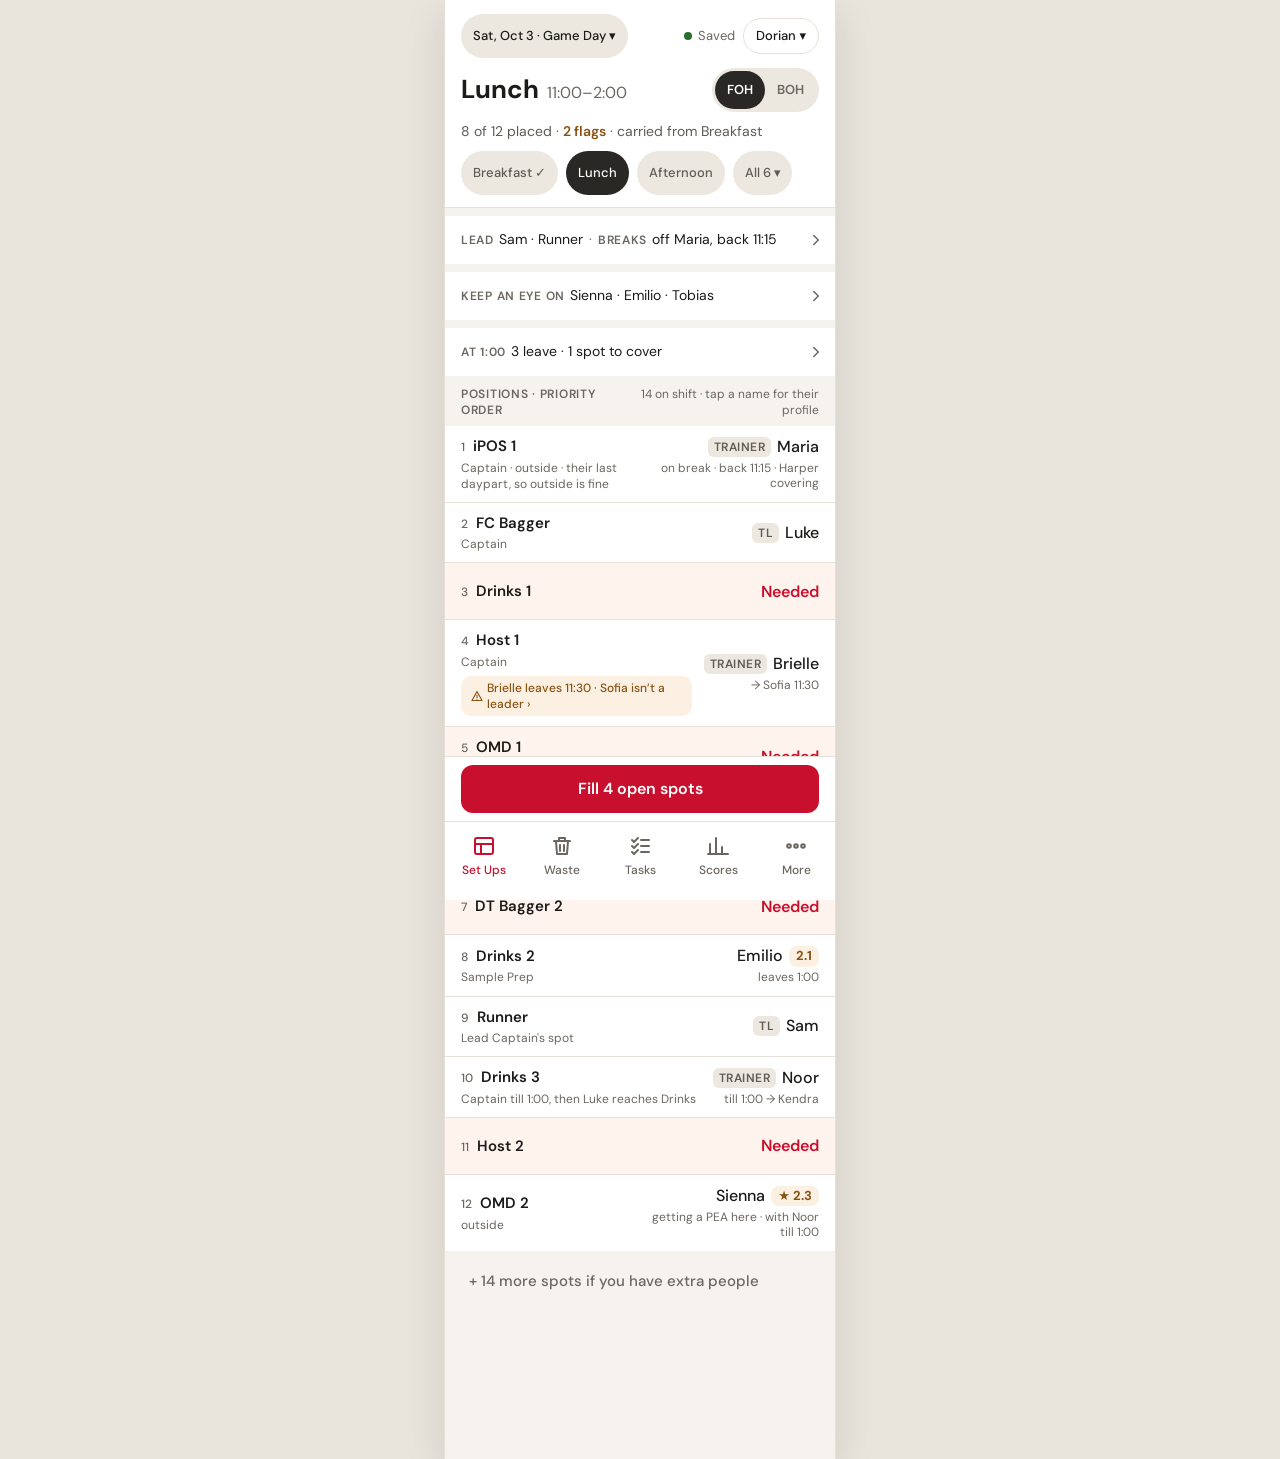
<file: prototype/index.html>
<!doctype html>
<html lang="en">
<head>
  <meta charset="utf-8">
  <meta name="viewport" content="width=device-width, initial-scale=1, viewport-fit=cover">
  <meta name="theme-color" content="#FFFFFF">
  <meta name="description" content="Buda Ops Hub — fresh-look prototype. Sample data only; nothing here is real.">
  <title>Buda Ops Hub</title>
  <link rel="icon" href="data:image/svg+xml,%3Csvg xmlns=%27http://www.w3.org/2000/svg%27 viewBox=%270 0 32 32%27%3E%3Crect width=%2732%27 height=%2732%27 rx=%278%27 fill=%27%23C8102E%27/%3E%3Cpath d=%27M9 11h14M9 16h14M9 21h9%27 stroke=%27%23fff%27 stroke-width=%273%27 stroke-linecap=%27round%27/%3E%3C/svg%3E">
  <link rel="preconnect" href="https://fonts.googleapis.com">
  <link rel="preconnect" href="https://fonts.gstatic.com" crossorigin>
  <link href="https://fonts.googleapis.com/css2?family=DM+Sans:ital,wght@0,400;0,500;0,600;0,700;1,500&display=swap" rel="stylesheet">
  <link rel="stylesheet" href="./styles/tokens.css">
  <link rel="stylesheet" href="./styles/base.css">
  <link rel="stylesheet" href="./styles/components.css">
</head>
<body>
  <div id="app"></div>
  <script type="module" src="./app.js"></script>
</body>
</html>
</file>
<file: prototype/styles/tokens.css>
/* Buda Ops Hub — fresh look. Design tokens (SPEC "Visual system"). */
:root {
  /* colour */
  --red: #C8102E;
  --red-dark: #A00D25;
  --bg: #F6F3EE;
  --page: #E9E4DC;        /* the page around the 390 px column on desktop */
  --ink: #1C1B19;
  --ink2: #5F5B55;
  --ink3: #6B665F;        /* lightest allowed secondary text */
  --white: #FFFFFF;
  --line: #E6E1D8;
  --chip: #ECE7DF;
  --dark: #2A2825;
  --green: #2A6E2E;        /* 5.4:1 on --green-bg (text) */
  --green-bg: #E6F2E7;
  --amber: #C97A1E;        /* dots and fills only */
  --amber-text: #8A5212;   /* amber text: 5.7:1 on --amber-bg, 6.4:1 on white */
  --amber-bg: #FBF0E2;
  --needed-bg: #FFF3EE;
  --pending-bg: #EFEBE4;
  --undo: #FFC9C9;
  --dim: rgba(28, 27, 25, 0.35);

  /* radii */
  --r-10: 10px;
  --r-12: 12px;
  --r-16: 16px;
  --r-sheet: 18px;
  --r-pill: 999px;

  /* type scale — nothing under 12 px */
  --font: 'DM Sans', system-ui, -apple-system, 'Segoe UI', Roboto, sans-serif;
  --fs-title: 26px;
  --fs-sheet: 20px;
  --fs-big: 30px;
  --fs-name: 16px;
  --fs-pos: 15px;
  --fs-body: 14px;
  --fs-meta: 13px;
  --fs-sub: 12px;

  /* spacing */
  --sp-1: 4px;
  --sp-2: 8px;
  --sp-3: 12px;
  --sp-4: 16px;
  --sp-5: 24px;
  --gutter: 16px;

  /* sizes */
  --tap: 44px;
  --chip-h: 36px;
  --chip-tall: 44px;
  --btn-h: 48px;
  --col: 390px;
  --nav-pad-bottom: 22px;

  /* z-layers */
  --z-header: 10;
  --z-bottom: 20;
  --z-toast: 30;
  --z-sheet: 40;
}
</file>
<file: prototype/styles/base.css>
/* Reset, body, phone frame on desktop (centred 390 px column). */
*, *::before, *::after { box-sizing: border-box; }
html { -webkit-text-size-adjust: 100%; text-size-adjust: 100%; }
body {
  margin: 0;
  background: var(--page);
  color: var(--ink);
  font-family: var(--font);
  font-size: var(--fs-body);
  line-height: 1.35;
  -webkit-font-smoothing: antialiased;
  overflow-x: hidden;
}
body.sheet-open { overflow: hidden; }

h1, h2, h3, p { margin: 0; font-weight: inherit; font-size: inherit; }
ul, ol { margin: 0; padding: 0; }
a { color: var(--red); text-decoration: none; }
a:hover { color: var(--red-dark); }
button, input, select, textarea { font: inherit; color: inherit; }
button { border: 0; background: none; padding: 0; margin: 0; cursor: pointer; text-align: inherit; }
button:disabled { cursor: default; opacity: .55; }
svg { display: block; }
b, strong { font-weight: 600; }
small { font-size: var(--fs-sub); }

:focus-visible { outline: 2px solid var(--red); outline-offset: 2px; }
button:focus:not(:focus-visible), a:focus:not(:focus-visible) { outline: none; }

/* The app column: full width on a phone, a centred 390 px column with the page around it on wider screens. */
#app { min-height: 100dvh; }
.phone {
  position: relative;
  width: 100%;
  max-width: var(--col);
  min-height: 100dvh;
  margin: 0 auto;
  background: var(--bg);
  display: flex;
  flex-direction: column;
  overflow-x: clip; /* clip, not hidden: hidden makes the column a scroll container and breaks the sticky header/nav */
}
@media (min-width: 640px) {
  .phone { box-shadow: 0 0 0 1px var(--line), 0 12px 40px rgba(28, 27, 25, .12); }
}
main.screen {
  flex: 1;
  display: flex;
  flex-direction: column;
  min-width: 0;
  padding-bottom: var(--sp-3);
}
.bottom {
  position: sticky;
  bottom: 0;
  z-index: var(--z-bottom);
  display: flex;
  flex-direction: column;
}

.visually-hidden {
  position: absolute !important; width: 1px; height: 1px; margin: -1px; padding: 0;
  overflow: hidden; clip: rect(0 0 0 0); white-space: nowrap; border: 0;
}
.muted { color: var(--ink3); }
.ink2 { color: var(--ink2); }
.red { color: var(--red); }
.amber { color: var(--amber-text); }
.green { color: var(--green); }
.pad { padding: 0 var(--gutter); }
.stack { display: flex; flex-direction: column; gap: var(--sp-3); padding: var(--sp-3) var(--gutter) 0; }

@media print {
  body { background: #fff; }
  .phone { max-width: none; box-shadow: none; }
  .nav, .bottom, .snack, .sheet-backdrop { display: none !important; }
}
</file>
<file: prototype/styles/components.css>
/* Components: header, chip, button, rows, flag, score chip, nav, sheet, toast, card, strip, tiles, tasks. */

/* ---------- layout helpers ---------- */
.row { display: flex; align-items: center; gap: var(--sp-2); min-width: 0; }
.row.wrap { flex-wrap: wrap; }
.grow { flex-grow: 1; }
.col { display: flex; flex-direction: column; gap: 3px; min-width: 0; }
.scrollx { display: flex; gap: var(--sp-2); overflow-x: auto; scrollbar-width: none; -webkit-overflow-scrolling: touch; margin: 0 calc(-1 * var(--gutter)); padding: 0 var(--gutter); }
.scrollx::-webkit-scrollbar { display: none; }
.label { font-size: var(--fs-sub); font-weight: 600; letter-spacing: .06em; color: var(--ink3); text-transform: uppercase; }
.section-head { display: flex; align-items: center; gap: var(--sp-2); padding: 2px var(--gutter) 0; }

/* ---------- header ---------- */
.hdr {
  position: sticky; top: 0; z-index: var(--z-header);
  background: var(--white);
  padding: 14px var(--gutter) 12px;
  display: flex; flex-direction: column; gap: 10px;
  border-bottom: 1px solid var(--line);
}
.hdr .title { font-size: var(--fs-title); font-weight: 700; line-height: 1.15; }
.hdr .title-sub { font-size: var(--fs-name); color: var(--ink3); white-space: nowrap; }
.hdr .title-wrap { display: flex; flex-wrap: wrap; align-items: baseline; column-gap: 8px; min-width: 0; flex: 1; }
.hdr .summary { font-size: var(--fs-body); color: var(--ink2); }
.hdr .summary .flags { font-weight: 600; color: var(--amber-text); }
.sync { display: inline-flex; align-items: center; gap: 6px; font-size: var(--fs-meta); color: var(--ink3); white-space: nowrap; }
.dot { width: 8px; height: 8px; border-radius: 50%; background: var(--green); display: inline-block; flex-shrink: 0; }
.dot.saving { background: var(--amber); animation: pulse 1s ease-in-out infinite; }
.dot.offline { background: var(--ink3); }
@keyframes pulse { 0%, 100% { opacity: 1; } 50% { opacity: .35; } }

/* ---------- chips ---------- */
.chip {
  position: relative;
  display: inline-flex; align-items: center; justify-content: center; gap: 6px;
  padding: 0 12px; height: var(--chip-h); border-radius: var(--r-pill);
  background: var(--chip); color: var(--ink);
  font-size: var(--fs-meta); font-weight: 500; white-space: nowrap; border: 0;
  flex-shrink: 0;
}
.chip.tall { height: var(--chip-tall); }
.chip.dark { background: var(--dark); color: var(--white); }
.chip.line { background: var(--white); border: 1px solid var(--line); }
.chip.amber { background: var(--amber-bg); color: var(--amber-text); }
.chip.red { background: var(--red); color: var(--white); }
.chip.small { height: 30px; font-size: var(--fs-sub); padding: 0 10px; }
.chip.muted { color: var(--ink2); }
/* a 36 px chip that is tappable still gets a 44 px hit area */
button.chip:not(.tall)::before, a.chip:not(.tall)::before { content: ''; position: absolute; left: 0; right: 0; top: -4px; bottom: -4px; }

/* segmented control (FOH / BOH, EN / ES) */
.seg { display: inline-flex; background: var(--chip); border-radius: var(--r-pill); padding: 3px; flex-shrink: 0; }
.seg button { position: relative; padding: 0 12px; height: 38px; min-width: 44px; display: inline-flex; align-items: center; justify-content: center; border-radius: var(--r-pill); font-size: var(--fs-meta); font-weight: 600; color: var(--ink3); }
/* the 38 px segment button inside the 44 px pill still gets a 44 px hit area */
.seg button::before { content: ''; position: absolute; left: 0; right: 0; top: -3px; bottom: -3px; }
.seg button.on { background: var(--dark); color: var(--white); }

/* ---------- buttons ---------- */
.btn {
  height: var(--btn-h); min-height: var(--tap); border-radius: var(--r-12);
  background: var(--red); color: var(--white);
  font-weight: 600; font-size: var(--fs-name);
  display: inline-flex; align-items: center; justify-content: center; gap: 8px;
  border: 0; padding: 0 var(--gutter); white-space: nowrap;
}
.btn:hover { color: var(--white); background: var(--red-dark); }
.btn.alt { background: var(--chip); color: var(--ink); }
.btn.alt:hover { background: var(--line); color: var(--ink); }
.btn.line { background: var(--white); color: var(--ink); border: 1px solid var(--line); }
.btn.block { display: flex; width: 100%; }
.btn.dark { background: var(--dark); }
.textbtn { min-height: var(--tap); display: inline-flex; align-items: center; padding: 0 8px; font-size: var(--fs-pos); font-weight: 500; color: var(--ink3); }
.textbtn.red { color: var(--red); }
.iconbtn { width: var(--tap); height: var(--tap); display: inline-flex; align-items: center; justify-content: center; border-radius: 50%; color: var(--ink2); }
.iconbtn:hover { background: var(--chip); }
.iconbtn svg { width: 22px; height: 22px; stroke: currentColor; fill: none; stroke-width: 2; stroke-linecap: round; stroke-linejoin: round; }

/* ---------- position rows ---------- */
.rows { display: flex; flex-direction: column; gap: 1px; background: var(--line); }
.prow {
  display: flex; align-items: center; gap: 12px;
  padding: 10px var(--gutter); background: var(--white); min-height: 56px;
  width: 100%; color: var(--ink); text-align: left;
}
.prow:hover { color: var(--ink); }
.prow.need { background: var(--needed-bg); }
.prow.pend { background: var(--pending-bg); }
.prow.folded { opacity: .7; }
.prow .left { flex: 1; display: flex; flex-direction: column; gap: 3px; min-width: 0; }
.prow .right { display: flex; flex-direction: column; align-items: flex-end; gap: 3px; flex-shrink: 0; max-width: 48%; }
.prow .who { display: flex; align-items: center; gap: 6px; }
.pos { font-size: var(--fs-pos); font-weight: 600; }
.rank { font-size: var(--fs-sub); font-weight: 500; color: var(--ink3); margin-right: 8px; }
.sub { font-size: var(--fs-sub); color: var(--ink3); }
.name { font-size: var(--fs-name); font-weight: 500; }
.name.need { color: var(--red); font-weight: 600; }
.name.pend { font-style: italic; color: var(--ink2); }
.note { font-size: var(--fs-sub); color: var(--ink3); text-align: right; line-height: 1.3; }
.tag { font-size: var(--fs-sub); font-weight: 600; letter-spacing: .04em; padding: 2px 6px; border-radius: 6px; background: var(--chip); color: var(--ink2); text-transform: uppercase; white-space: nowrap; }

/* flag pill */
.flag {
  display: inline-flex; align-items: center; gap: 4px;
  padding: 4px 10px; border-radius: var(--r-10);
  background: var(--amber-bg); color: var(--amber-text);
  font-size: var(--fs-sub); font-weight: 500; margin-top: 3px; align-self: flex-start;
  min-height: 24px; text-align: left;
}
.flag svg { width: 12px; height: 12px; stroke: currentColor; fill: none; stroke-width: 2.2; stroke-linecap: round; stroke-linejoin: round; flex-shrink: 0; }

/* score chip */
.sc { font-size: var(--fs-meta); font-weight: 700; padding: 2px 7px; border-radius: 8px; background: var(--green-bg); color: var(--green); flex-shrink: 0; min-width: 22px; text-align: center; white-space: nowrap; line-height: 1.3; }
.sc.a { background: var(--amber-bg); color: var(--amber-text); }
.sc.h { background: var(--chip); color: var(--ink3); }

/* ---------- person rows (sheets, More) ---------- */
.person {
  display: flex; align-items: center; gap: 12px;
  padding: 0 var(--gutter); min-height: 52px; border-top: 1px solid var(--line);
  color: var(--ink); background: var(--white); width: 100%; text-align: left;
}
.person:hover { color: var(--ink); }
.person:first-of-type { border-top: 0; }
.person .n { font-size: 17px; font-weight: 500; }
.person .m { margin-left: auto; font-size: var(--fs-meta); color: var(--ink3); text-align: right; flex-shrink: 0; max-width: 55%; }
.person.on { background: var(--needed-bg); }

/* ---------- cards & strips ---------- */
.card { background: var(--white); padding: 9px var(--gutter); display: flex; flex-direction: column; gap: 5px; color: var(--ink); width: 100%; text-align: left; }
.card:hover { color: var(--ink); }
.card.rounded { border-radius: var(--r-16); padding: 14px var(--gutter); gap: 8px; }
.card.amber { background: var(--amber-bg); }
.card.line { border: 1px solid var(--line); }
.strip { display: flex; flex-direction: column; gap: 2px; padding: 8px var(--gutter); background: var(--white); color: var(--ink); min-height: 48px; justify-content: center; width: 100%; text-align: left; }
.strip:hover { color: var(--ink); }
.strip .l { font-size: var(--fs-body); color: var(--ink); line-height: 19px; }

/* folding strips (Set Ups: Lead/Breaks, Keep an eye on, At 1:00): one 48 px line, the whole strip a button, expands in place */
.fold { display: flex; flex-direction: column; background: var(--white); color: var(--ink); }
.fold-head { display: flex; align-items: center; gap: 6px; width: 100%; min-height: 48px; padding: 0 10px 0 var(--gutter); color: var(--ink); text-align: left; }
.fold-head:hover { color: var(--ink); }
.fold-line { flex: 1; min-width: 0; white-space: nowrap; overflow: hidden; text-overflow: ellipsis; font-size: var(--fs-body); line-height: 20px; }
.fold-line .label { margin-right: 5px; }
.fold-line .sep { margin: 0 6px; color: var(--ink3); }
.fold-chev { flex-shrink: 0; color: var(--ink3); transition: transform .15s ease-out; }
.fold.open .fold-chev { transform: rotate(90deg); }
.fold-body { display: flex; flex-direction: column; gap: 4px; padding: 8px var(--gutter) 6px; border-top: 1px solid var(--line); }
.fold-body .l { font-size: var(--fs-body); line-height: 19px; }
.fold-link { display: inline-flex; align-items: center; min-height: var(--tap); align-self: flex-start; font-size: var(--fs-body); font-weight: 500; color: var(--red); }

/* Fill bar: the shell docks it above the nav (Set Ups while Needed spots exist; hidden with the snackbar or the Fill preview) */
.fillbar { padding: 8px var(--gutter); background: var(--white); border-top: 1px solid var(--line); }
.fillbar .btn { display: flex; width: 100%; }
.more { font-size: var(--fs-sub); color: var(--red); font-weight: 500; white-space: nowrap; }
.callout { background: var(--amber-bg); border-radius: var(--r-12); padding: 10px 14px; display: flex; flex-direction: column; gap: 3px; }
.callout .h { font-size: var(--fs-pos); font-weight: 600; color: var(--amber-text); }
.callout .b { font-size: var(--fs-meta); color: var(--ink2); line-height: 18px; }
.panel { display: flex; align-items: center; gap: var(--sp-2); padding: 10px 14px; background: var(--bg); border-radius: var(--r-12); }

/* ---------- waste tiles, tape ---------- */
.grid { display: grid; grid-template-columns: repeat(2, minmax(0, 1fr)); gap: 10px; }
.tile { background: var(--white); border: 1px solid var(--line); border-radius: var(--r-16); padding: 12px 12px 10px; display: flex; flex-direction: column; gap: 4px; min-width: 0; }
.tile .en { font-size: 18px; font-weight: 700; }
.tile .es { font-size: var(--fs-meta); color: var(--ink3); }
.sizes { display: flex; gap: 6px; margin-top: 6px; }
.sizes button { flex: 1; min-width: 0; height: var(--tap); border-radius: var(--r-10); border: 1px solid var(--line); background: var(--bg); font-size: var(--fs-pos); font-weight: 600; color: var(--ink); display: inline-flex; align-items: center; justify-content: center; }
.sizes button:active { background: var(--chip); }
.tape { display: flex; align-items: center; gap: 10px; padding: 8px 12px; background: var(--white); border-radius: var(--r-10); font-size: var(--fs-pos); min-height: 40px; }
.tape .t { font-size: var(--fs-meta); font-weight: 600; color: var(--ink3); flex-shrink: 0; }
.tape .w { margin-left: auto; font-size: var(--fs-sub); color: var(--ink3); flex-shrink: 0; }

/* ---------- tasks ---------- */
.step { display: flex; align-items: center; gap: 12px; min-height: 52px; border-top: 1px solid var(--line); padding: 8px 0; width: 100%; text-align: left; color: var(--ink); }
.step:first-of-type { border-top: 0; }
.step .box { width: 30px; height: 30px; border-radius: 8px; border: 2px solid var(--ink3); flex-shrink: 0; display: flex; align-items: center; justify-content: center; }
.step .box.on { background: var(--green); border-color: var(--green); color: var(--white); }
.step .box svg { width: 16px; height: 16px; stroke: currentColor; fill: none; stroke-width: 3; stroke-linecap: round; stroke-linejoin: round; }
.step .en { font-size: var(--fs-name); font-weight: 500; }
.step.done .en { color: var(--ink3); font-weight: 400; }
.step .es { font-size: var(--fs-meta); color: var(--ink2); }
.next { display: flex; align-items: center; gap: 12px; padding: 12px 14px; background: var(--white); border-radius: var(--r-12); font-size: var(--fs-name); min-height: var(--tap); width: 100%; text-align: left; color: var(--ink); }
.next .t { font-size: var(--fs-body); font-weight: 600; color: var(--ink3); flex-shrink: 0; }
.next .m { margin-left: auto; font-size: var(--fs-sub); color: var(--ink3); flex-shrink: 0; text-align: right; }
.progress { flex-grow: 1; height: 6px; border-radius: 3px; background: var(--pending-bg); display: flex; overflow: hidden; }
.progress > span { height: 6px; border-radius: 3px; background: var(--green); }
.t-time { font-size: var(--fs-body); font-weight: 600; color: var(--ink3); width: 44px; flex-shrink: 0; }

/* ---------- bottom nav ---------- */
.nav { display: flex; padding: 8px 0 max(var(--nav-pad-bottom), env(safe-area-inset-bottom, 0px)); background: var(--white); border-top: 1px solid var(--line); }
.nav a { flex: 1; min-width: 0; min-height: var(--tap); display: flex; flex-direction: column; align-items: center; justify-content: flex-start; gap: 4px; padding-top: 4px; font-size: var(--fs-sub); font-weight: 500; color: var(--ink3); white-space: nowrap; }
.nav a.on { color: var(--red); }
.nav a:hover { color: var(--red); }
.nav svg { width: 24px; height: 24px; stroke: currentColor; fill: none; stroke-width: 2; stroke-linecap: round; stroke-linejoin: round; }

/* ---------- toast / snackbar ---------- */
.snack { display: flex; align-items: center; gap: 12px; padding: 4px 18px; min-height: 48px; background: var(--dark); color: var(--white); font-size: var(--fs-pos); font-weight: 500; z-index: var(--z-toast); }
.snack .txt { min-width: 0; line-height: 1.25; display: -webkit-box; -webkit-line-clamp: 2; -webkit-box-orient: vertical; overflow: hidden; }
.snack .undo { color: var(--undo); font-weight: 700; font-size: var(--fs-body); height: var(--tap); padding: 0 8px; letter-spacing: .04em; text-transform: uppercase; flex-shrink: 0; }
.snack .close { color: var(--white); width: var(--tap); height: var(--tap); display: inline-flex; align-items: center; justify-content: center; opacity: .8; flex-shrink: 0; }
.snack .close svg { width: 18px; height: 18px; stroke: currentColor; fill: none; stroke-width: 2; stroke-linecap: round; }

/* ---------- bottom sheet ---------- */
.sheet-backdrop { position: fixed; inset: 0; background: var(--dim); z-index: var(--z-sheet); display: flex; align-items: flex-end; justify-content: center; }
.sheet {
  width: 100%; max-width: var(--col); max-height: 86vh; max-height: 86dvh;
  background: var(--white); border-radius: var(--r-sheet) var(--r-sheet) 0 0;
  padding: 8px 0 max(16px, env(safe-area-inset-bottom, 0px));
  display: flex; flex-direction: column;
  animation: sheet-up .18s ease-out;
}
@keyframes sheet-up { from { transform: translateY(24px); opacity: .6; } to { transform: none; opacity: 1; } }
.sheet .grab { display: flex; justify-content: center; padding-bottom: 8px; }
.sheet .grab span { width: 36px; height: 4px; border-radius: 2px; background: var(--line); }
.sheet-head { display: flex; align-items: center; gap: 8px; padding: 0 var(--gutter) 2px; }
.sheet-head .st { font-size: var(--fs-sheet); font-weight: 700; min-width: 0; }
.sheet-head .st-suffix { font-size: var(--fs-body); color: var(--red); font-weight: 600; white-space: nowrap; }
.sheet-sub { padding: 0 var(--gutter) 10px; font-size: var(--fs-meta); color: var(--ink3); line-height: 18px; }
.sheet-body { flex: 1; overflow-y: auto; -webkit-overflow-scrolling: touch; min-height: 0; }
.sheet-foot { display: flex; gap: 8px; padding: 10px var(--gutter) 0; border-top: 1px solid var(--line); background: var(--white); }
.sheet-section { display: flex; align-items: center; gap: 8px; padding: 10px var(--gutter) 6px; }
.search { display: flex; align-items: center; gap: 8px; height: var(--tap); padding: 0 14px; border-radius: var(--r-12); background: var(--bg); color: var(--ink3); font-size: var(--fs-pos); margin: 0 var(--gutter) 10px; }
.search input { border: 0; background: transparent; flex-grow: 1; min-width: 0; height: 100%; color: var(--ink); }
.search input::placeholder { color: var(--ink3); }
.search input:focus { outline: none; }

/* sticky footer bar (Fill preview: Confirm / Cancel) */
.footbar { display: flex; gap: 8px; padding: 10px var(--gutter); background: var(--white); border-top: 1px solid var(--line); }
.footbar .btn { flex-grow: 1; }
.footbar .btn.alt { flex-grow: 0; width: 110px; }

/* placeholder screens (stubs) */
.stub { padding: var(--sp-4) var(--gutter); display: flex; flex-direction: column; gap: var(--sp-3); }
.stub .card { border-radius: var(--r-16); }
</file>
